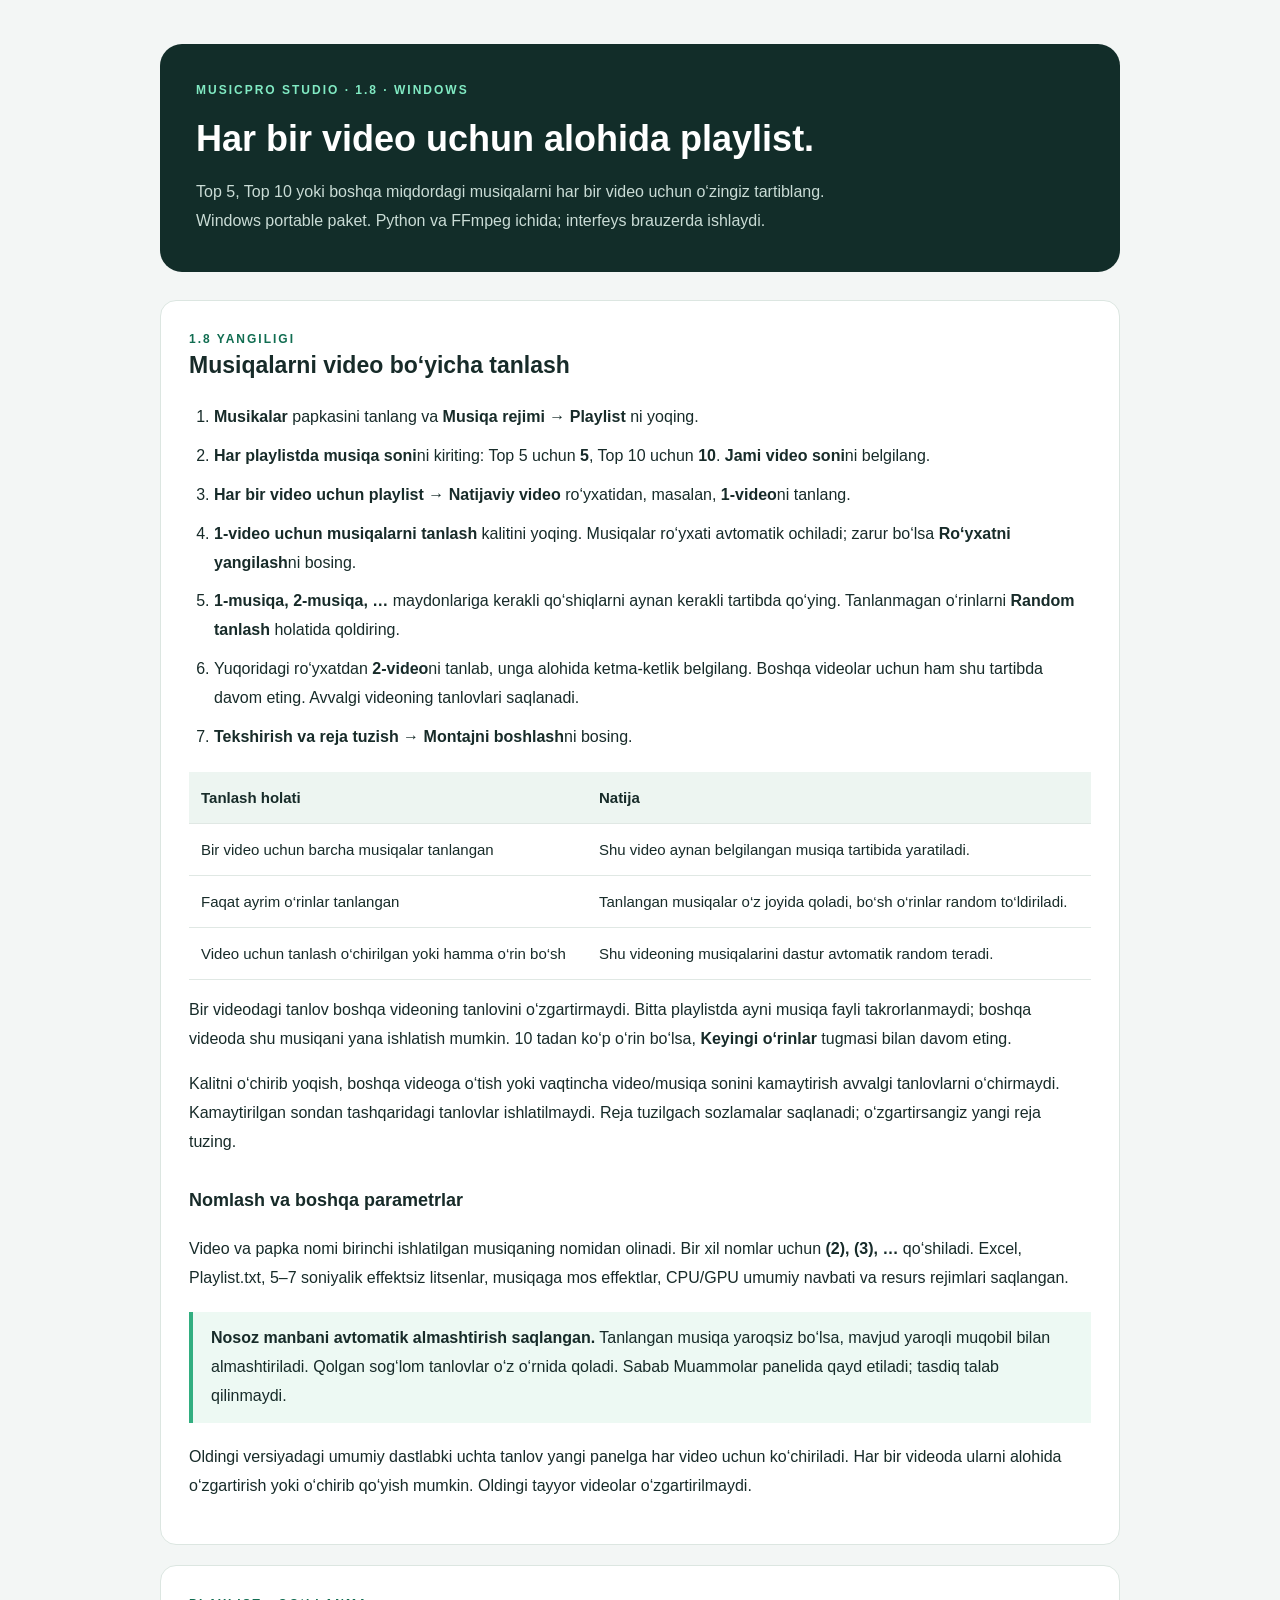
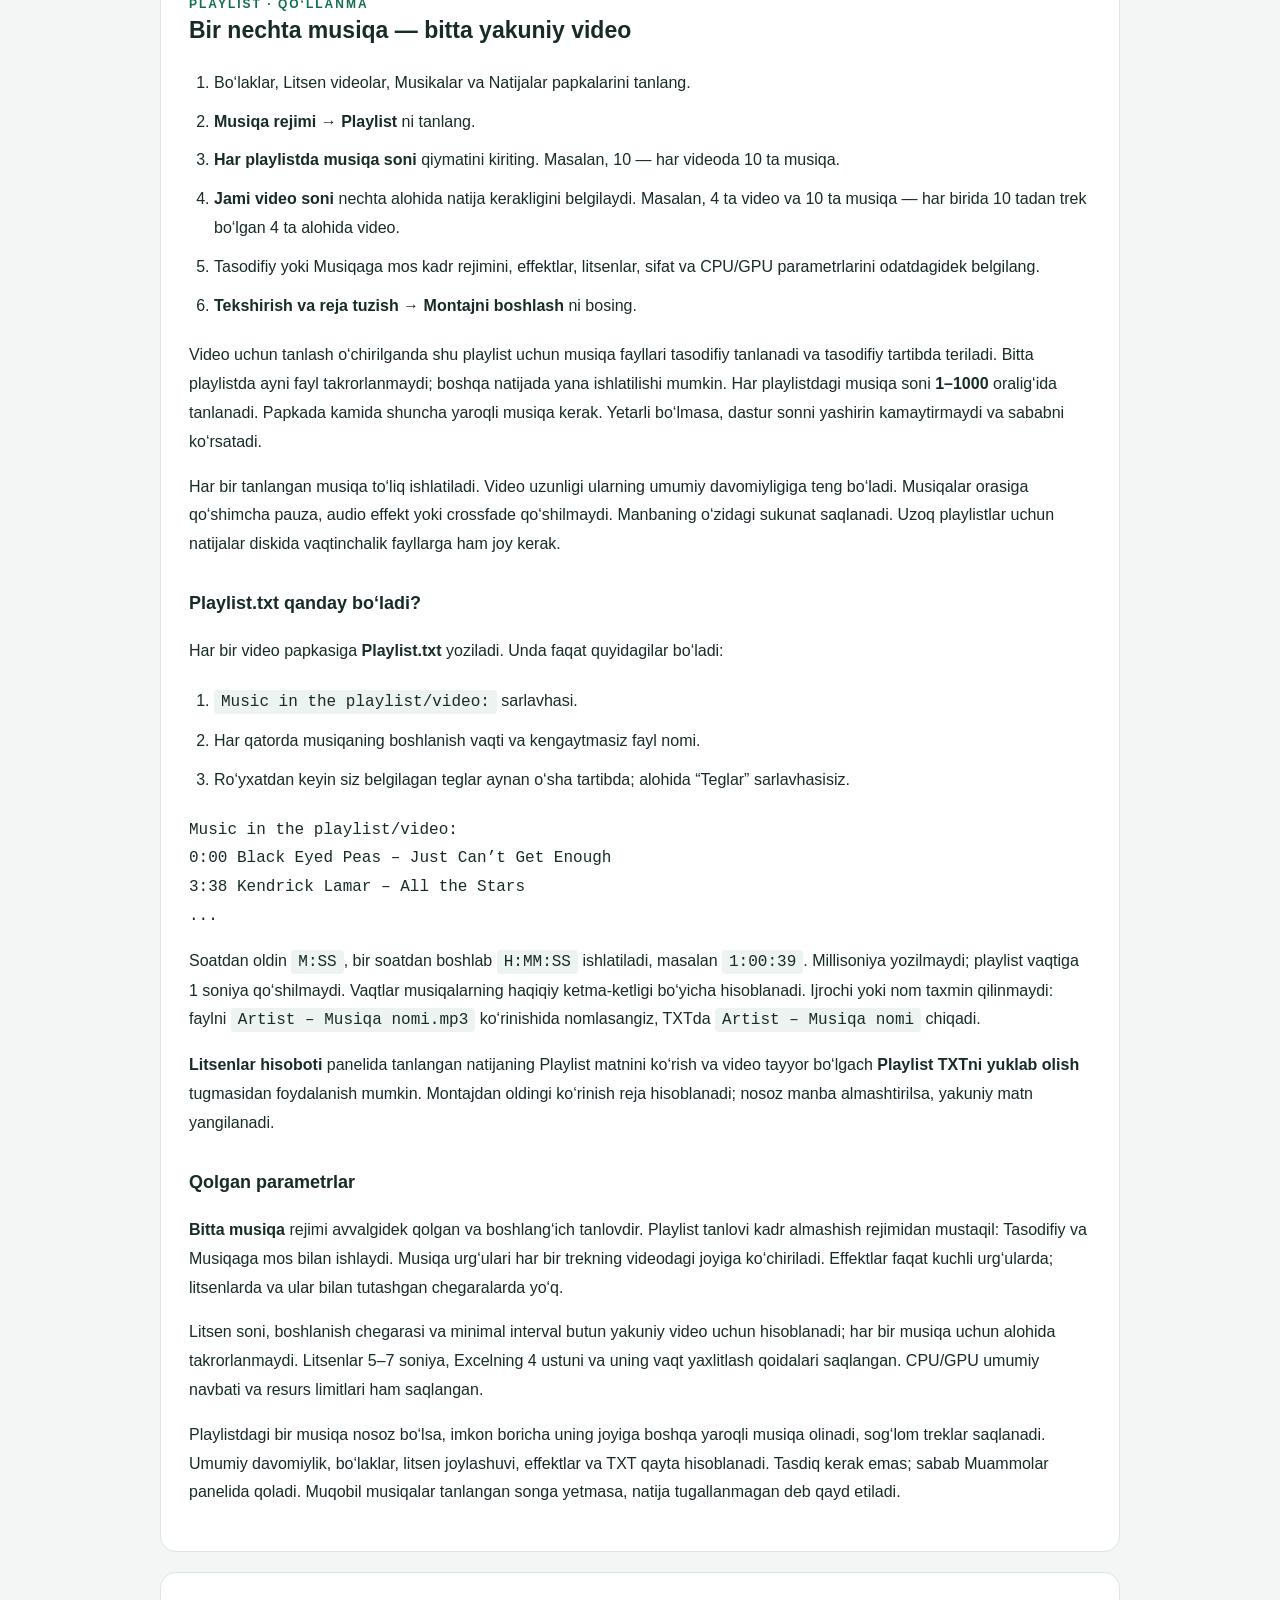
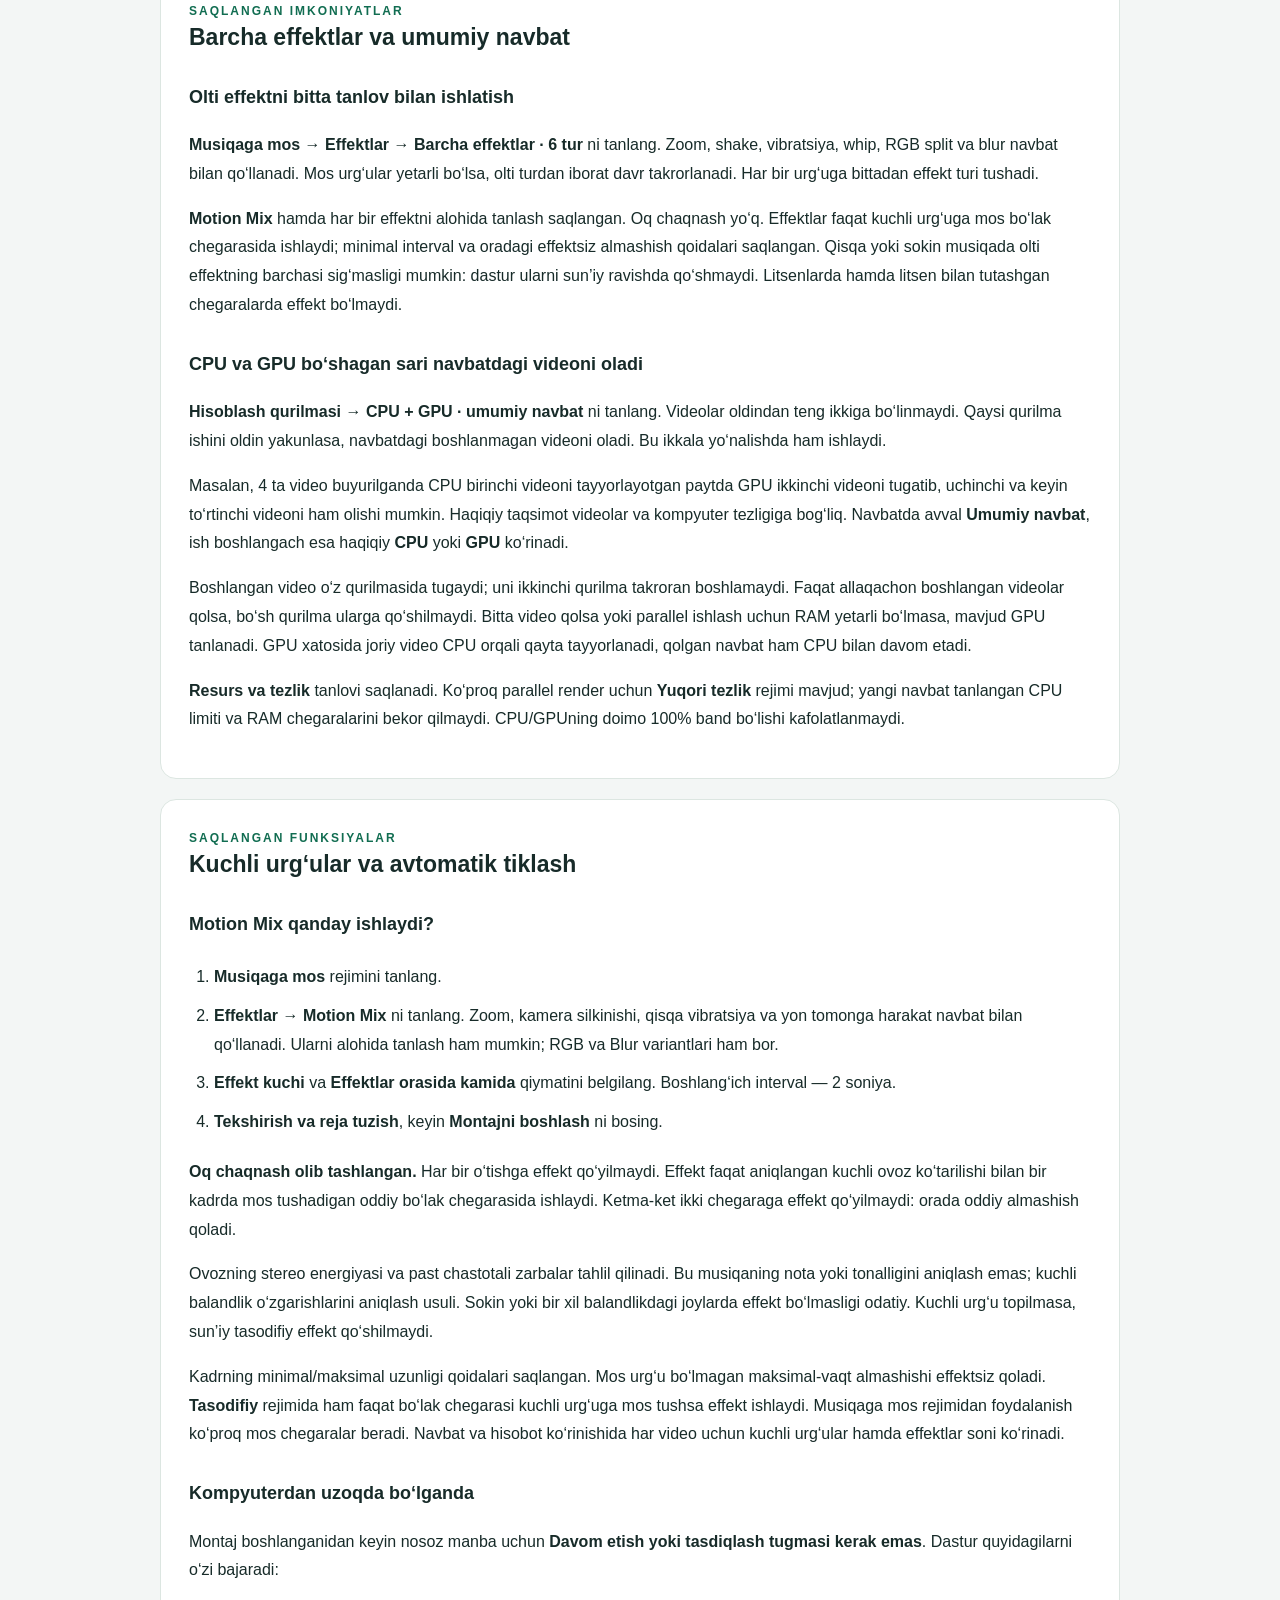
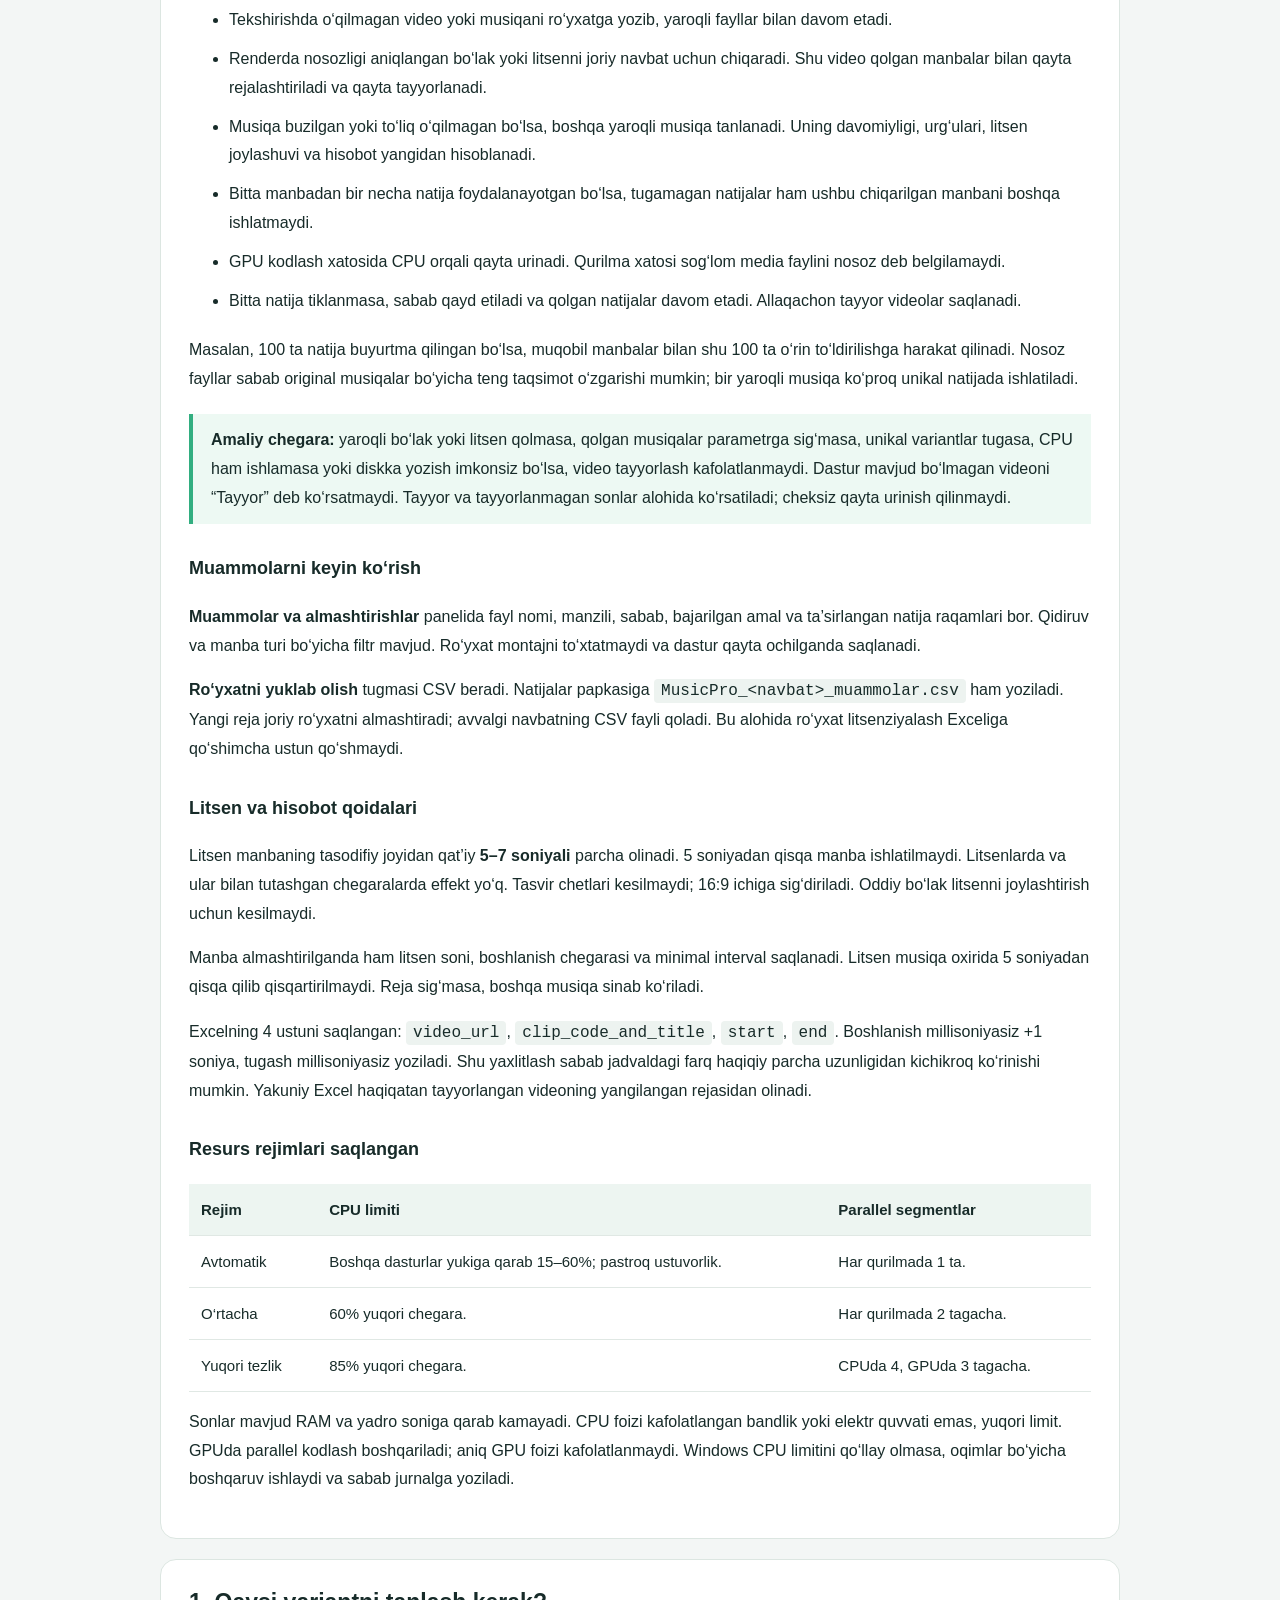
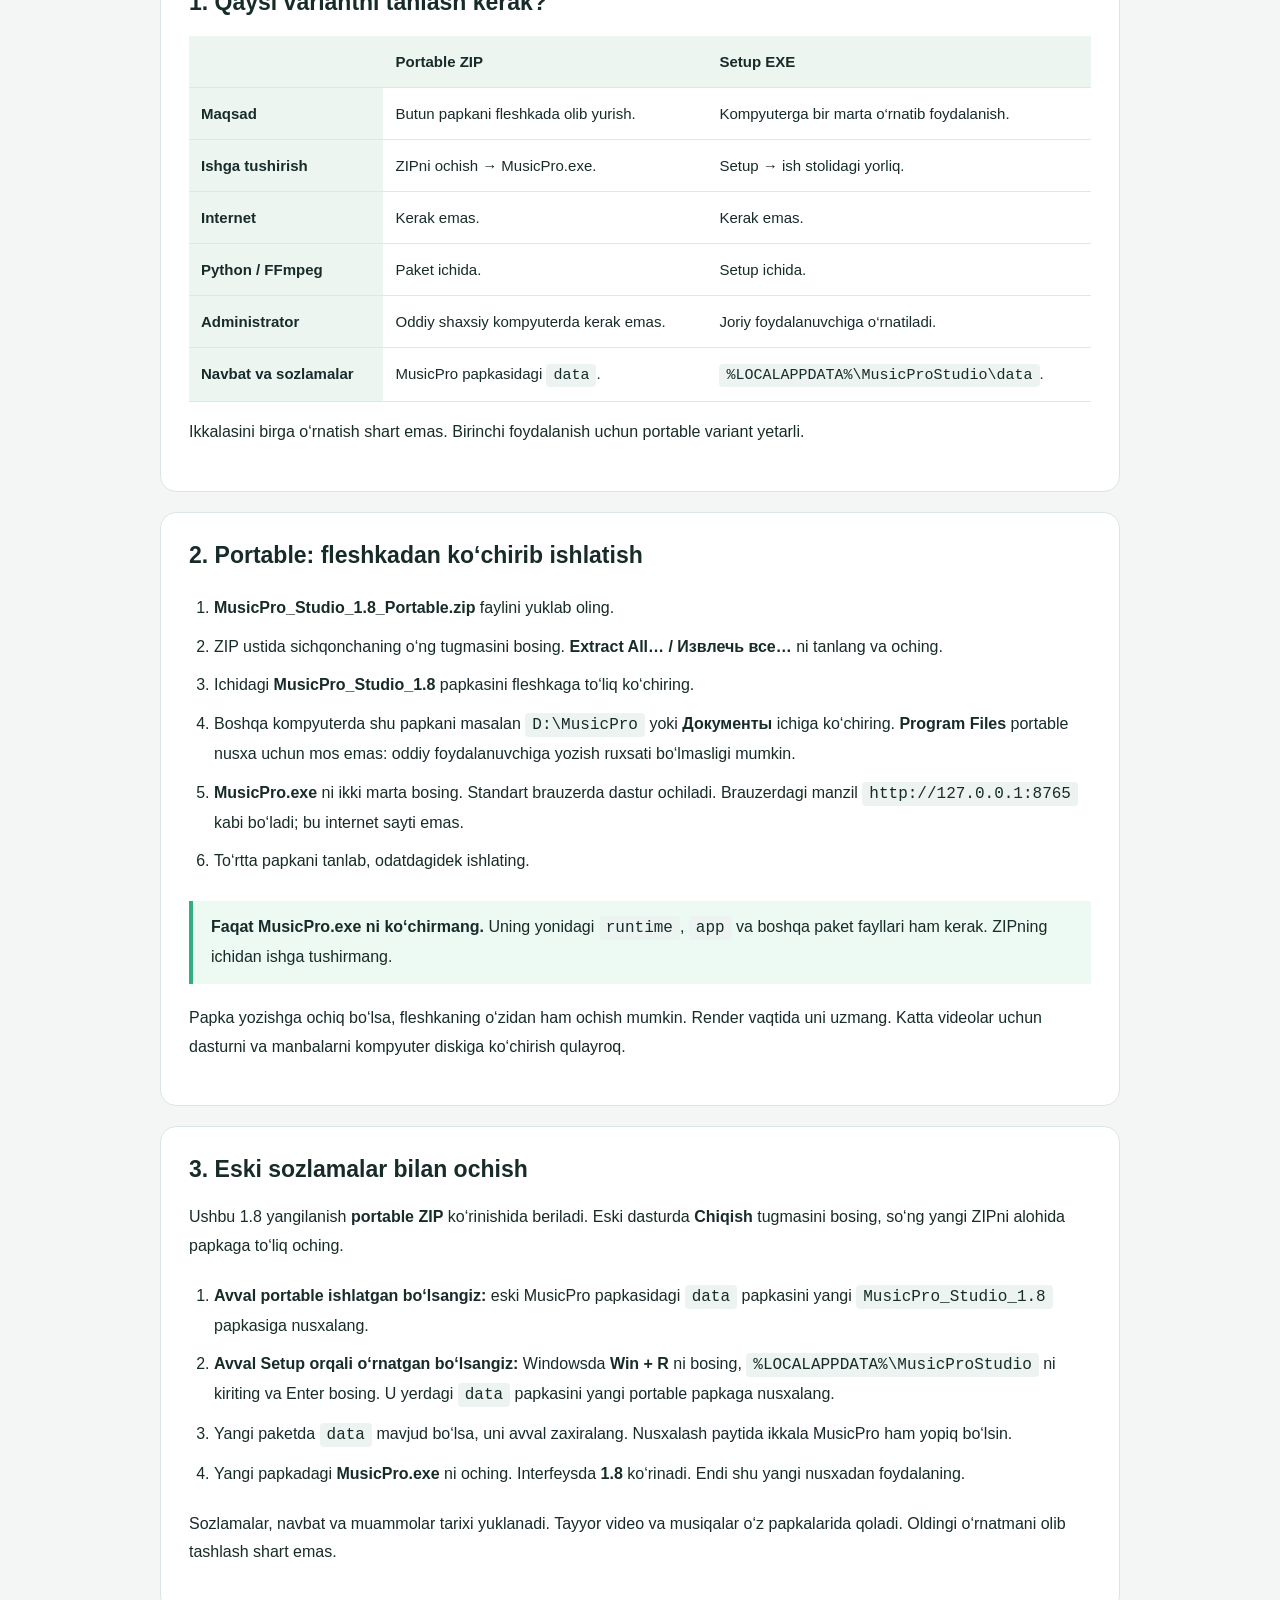
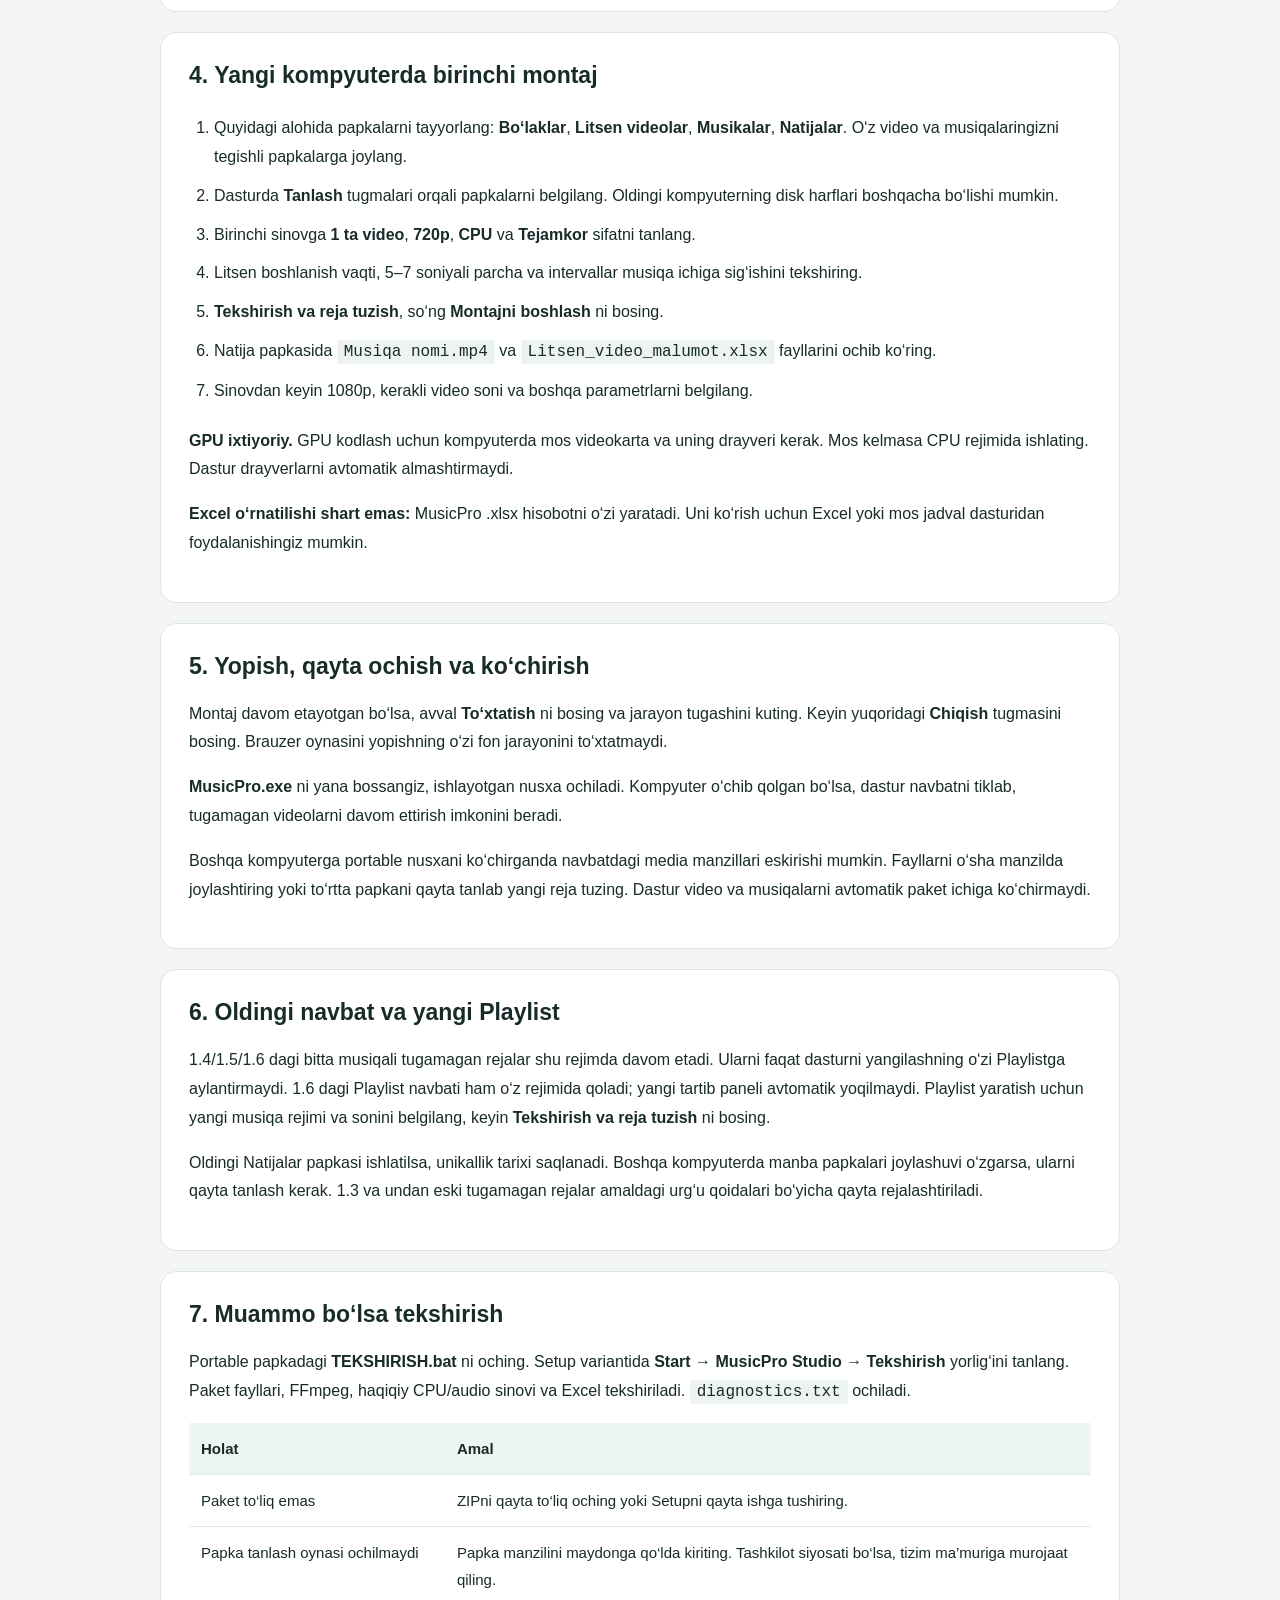
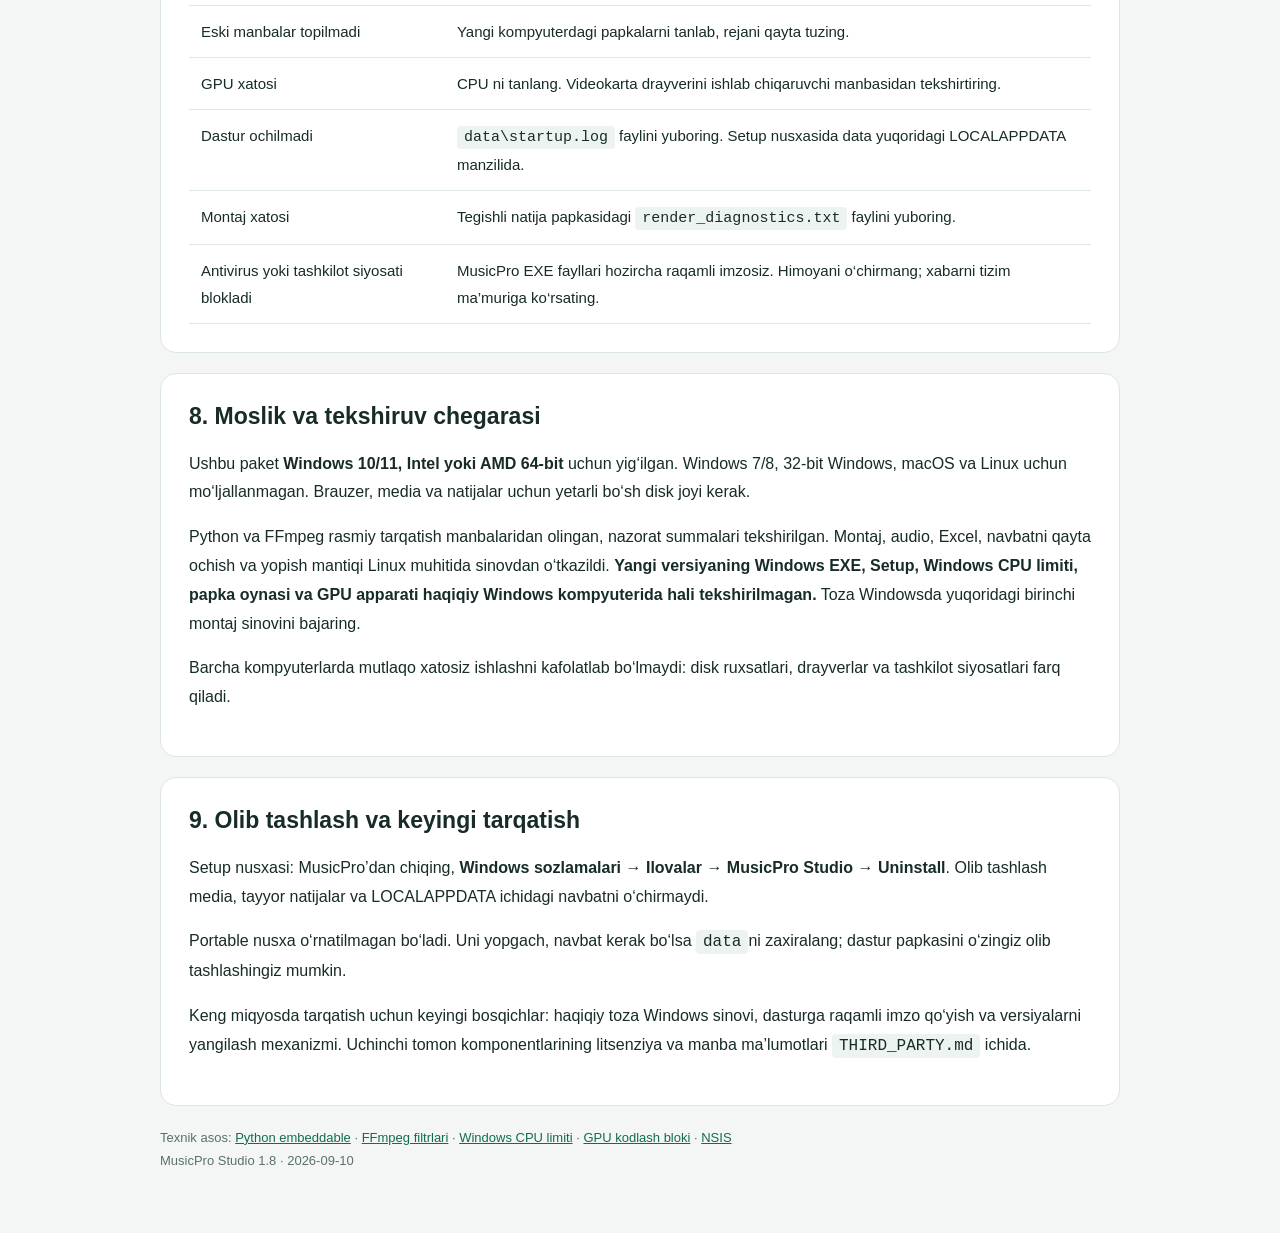
<file: BOSHLASH.html>
<!doctype html><html lang="uz"><meta charset="utf-8"><meta name="viewport" content="width=device-width,initial-scale=1"><title>MusicPro 1.8 — Har video uchun playlist</title>
<style>body{margin:0;background:#f3f6f5;color:#172b29;font:16px/1.8 Segoe UI,Arial,sans-serif}main{max-width:960px;margin:auto;padding:44px 24px 80px}header{background:#122d29;color:white;border-radius:22px;padding:36px;margin-bottom:28px}.tag{color:#81eac3;letter-spacing:2px;font-size:12px;font-weight:700}h1{font-size:36px;line-height:1.3;margin:14px 0}header p{color:#cadcd6;margin-bottom:0}h2{font-size:23px;line-height:1.3;margin:0 0 18px}h3{font-size:18px;margin-top:28px}.card{background:white;padding:28px;border:1px solid #dce6e1;border-radius:16px;margin:20px 0}li{padding:5px 0}code{background:#edf3f0;padding:3px 7px;border-radius:4px;overflow-wrap:anywhere}table{width:100%;border-collapse:collapse;font-size:15px}th,td{border-bottom:1px solid #e0e8e4;text-align:left;padding:12px;vertical-align:top}th{background:#edf5f1}.note{border-left:4px solid #32ae80;padding:12px 18px;background:#edf9f3;margin:20px 0}.muted{color:#577068}a{color:#116d51}ol{padding-left:25px}footer{font-size:13px;color:#5a7169}@media(max-width:600px){main{padding:20px 12px}.card,header{padding:22px}h1{font-size:28px}table{font-size:13px}th,td{padding:7px}}@media print{body{background:white}main{padding:0}header{background:white;color:#122d29;border:1px solid}header p,.tag{color:#335b4d}.card{break-inside:avoid}a{color:inherit}}</style>
<main><header><div class="tag">MUSICPRO STUDIO · 1.8 · WINDOWS</div><h1>Har bir video uchun alohida playlist.</h1><p>Top 5, Top 10 yoki boshqa miqdordagi musiqalarni har bir video uchun o‘zingiz tartiblang.<br>Windows portable paket. Python va FFmpeg ichida; interfeys brauzerda ishlaydi.</p></header>
<section class="card"><div class="tag" style="color:#116d51">1.8 YANGILIGI</div><h2>Musiqalarni video bo‘yicha tanlash</h2><ol><li><b>Musikalar</b> papkasini tanlang va <b>Musiqa rejimi → Playlist</b> ni yoqing.</li><li><b>Har playlistda musiqa soni</b>ni kiriting: Top 5 uchun <b>5</b>, Top 10 uchun <b>10</b>. <b>Jami video soni</b>ni belgilang.</li><li><b>Har bir video uchun playlist → Natijaviy video</b> ro‘yxatidan, masalan, <b>1-video</b>ni tanlang.</li><li><b>1-video uchun musiqalarni tanlash</b> kalitini yoqing. Musiqalar ro‘yxati avtomatik ochiladi; zarur bo‘lsa <b>Ro‘yxatni yangilash</b>ni bosing.</li><li><b>1-musiqa, 2-musiqa, …</b> maydonlariga kerakli qo‘shiqlarni aynan kerakli tartibda qo‘ying. Tanlanmagan o‘rinlarni <b>Random tanlash</b> holatida qoldiring.</li><li>Yuqoridagi ro‘yxatdan <b>2-video</b>ni tanlab, unga alohida ketma-ketlik belgilang. Boshqa videolar uchun ham shu tartibda davom eting. Avvalgi videoning tanlovlari saqlanadi.</li><li><b>Tekshirish va reja tuzish → Montajni boshlash</b>ni bosing.</li></ol><table><thead><tr><th>Tanlash holati</th><th>Natija</th></tr></thead><tbody><tr><td>Bir video uchun barcha musiqalar tanlangan</td><td>Shu video aynan belgilangan musiqa tartibida yaratiladi.</td></tr><tr><td>Faqat ayrim o‘rinlar tanlangan</td><td>Tanlangan musiqalar o‘z joyida qoladi, bo‘sh o‘rinlar random to‘ldiriladi.</td></tr><tr><td>Video uchun tanlash o‘chirilgan yoki hamma o‘rin bo‘sh</td><td>Shu videoning musiqalarini dastur avtomatik random teradi.</td></tr></tbody></table><p>Bir videodagi tanlov boshqa videoning tanlovini o‘zgartirmaydi. Bitta playlistda ayni musiqa fayli takrorlanmaydi; boshqa videoda shu musiqani yana ishlatish mumkin. 10 tadan ko‘p o‘rin bo‘lsa, <b>Keyingi o‘rinlar</b> tugmasi bilan davom eting.</p><p>Kalitni o‘chirib yoqish, boshqa videoga o‘tish yoki vaqtincha video/musiqa sonini kamaytirish avvalgi tanlovlarni o‘chirmaydi. Kamaytirilgan sondan tashqaridagi tanlovlar ishlatilmaydi. Reja tuzilgach sozlamalar saqlanadi; o‘zgartirsangiz yangi reja tuzing.</p><h3>Nomlash va boshqa parametrlar</h3><p>Video va papka nomi birinchi ishlatilgan musiqaning nomidan olinadi. Bir xil nomlar uchun <b>(2), (3), …</b> qo‘shiladi. Excel, Playlist.txt, 5–7 soniyalik effektsiz litsenlar, musiqaga mos effektlar, CPU/GPU umumiy navbati va resurs rejimlari saqlangan.</p><div class="note"><b>Nosoz manbani avtomatik almashtirish saqlangan.</b> Tanlangan musiqa yaroqsiz bo‘lsa, mavjud yaroqli muqobil bilan almashtiriladi. Qolgan sog‘lom tanlovlar o‘z o‘rnida qoladi. Sabab Muammolar panelida qayd etiladi; tasdiq talab qilinmaydi.</div><p>Oldingi versiyadagi umumiy dastlabki uchta tanlov yangi panelga har video uchun ko‘chiriladi. Har bir videoda ularni alohida o‘zgartirish yoki o‘chirib qo‘yish mumkin. Oldingi tayyor videolar o‘zgartirilmaydi.</p></section>

<section class="card"><div class="tag" style="color:#116d51">PLAYLIST · QO‘LLANMA</div><h2>Bir nechta musiqa — bitta yakuniy video</h2><ol><li>Bo‘laklar, Litsen videolar, Musikalar va Natijalar papkalarini tanlang.</li><li><b>Musiqa rejimi → Playlist</b> ni tanlang.</li><li><b>Har playlistda musiqa soni</b> qiymatini kiriting. Masalan, 10 — har videoda 10 ta musiqa.</li><li><b>Jami video soni</b> nechta alohida natija kerakligini belgilaydi. Masalan, 4 ta video va 10 ta musiqa — har birida 10 tadan trek bo‘lgan 4 ta alohida video.</li><li>Tasodifiy yoki Musiqaga mos kadr rejimini, effektlar, litsenlar, sifat va CPU/GPU parametrlarini odatdagidek belgilang.</li><li><b>Tekshirish va reja tuzish → Montajni boshlash</b> ni bosing.</li></ol><p>Video uchun tanlash o‘chirilganda shu playlist uchun musiqa fayllari tasodifiy tanlanadi va tasodifiy tartibda teriladi. Bitta playlistda ayni fayl takrorlanmaydi; boshqa natijada yana ishlatilishi mumkin. Har playlistdagi musiqa soni <b>1–1000</b> oralig‘ida tanlanadi. Papkada kamida shuncha yaroqli musiqa kerak. Yetarli bo‘lmasa, dastur sonni yashirin kamaytirmaydi va sababni ko‘rsatadi.</p><p>Har bir tanlangan musiqa to‘liq ishlatiladi. Video uzunligi ularning umumiy davomiyligiga teng bo‘ladi. Musiqalar orasiga qo‘shimcha pauza, audio effekt yoki crossfade qo‘shilmaydi. Manbaning o‘zidagi sukunat saqlanadi. Uzoq playlistlar uchun natijalar diskida vaqtinchalik fayllarga ham joy kerak.</p><h3>Playlist.txt qanday bo‘ladi?</h3><p>Har bir video papkasiga <b>Playlist.txt</b> yoziladi. Unda faqat quyidagilar bo‘ladi:</p><ol><li><code>Music in the playlist/video:</code> sarlavhasi.</li><li>Har qatorda musiqaning boshlanish vaqti va kengaytmasiz fayl nomi.</li><li>Ro‘yxatdan keyin siz belgilagan teglar aynan o‘sha tartibda; alohida “Teglar” sarlavhasisiz.</li></ol><pre style="white-space:pre-wrap;line-height:1.8">Music in the playlist/video:
0:00 Black Eyed Peas – Just Can’t Get Enough
3:38 Kendrick Lamar – All the Stars
...</pre><p>Soatdan oldin <code>M:SS</code>, bir soatdan boshlab <code>H:MM:SS</code> ishlatiladi, masalan <code>1:00:39</code>. Millisoniya yozilmaydi; playlist vaqtiga 1 soniya qo‘shilmaydi. Vaqtlar musiqalarning haqiqiy ketma-ketligi bo‘yicha hisoblanadi. Ijrochi yoki nom taxmin qilinmaydi: faylni <code>Artist – Musiqa nomi.mp3</code> ko‘rinishida nomlasangiz, TXTda <code>Artist – Musiqa nomi</code> chiqadi.</p><p><b>Litsenlar hisoboti</b> panelida tanlangan natijaning Playlist matnini ko‘rish va video tayyor bo‘lgach <b>Playlist TXTni yuklab olish</b> tugmasidan foydalanish mumkin. Montajdan oldingi ko‘rinish reja hisoblanadi; nosoz manba almashtirilsa, yakuniy matn yangilanadi.</p><h3>Qolgan parametrlar</h3><p><b>Bitta musiqa</b> rejimi avvalgidek qolgan va boshlang‘ich tanlovdir. Playlist tanlovi kadr almashish rejimidan mustaqil: Tasodifiy va Musiqaga mos bilan ishlaydi. Musiqa urg‘ulari har bir trekning videodagi joyiga ko‘chiriladi. Effektlar faqat kuchli urg‘ularda; litsenlarda va ular bilan tutashgan chegaralarda yo‘q.</p><p>Litsen soni, boshlanish chegarasi va minimal interval butun yakuniy video uchun hisoblanadi; har bir musiqa uchun alohida takrorlanmaydi. Litsenlar 5–7 soniya, Excelning 4 ustuni va uning vaqt yaxlitlash qoidalari saqlangan. CPU/GPU umumiy navbati va resurs limitlari ham saqlangan.</p><p>Playlistdagi bir musiqa nosoz bo‘lsa, imkon boricha uning joyiga boshqa yaroqli musiqa olinadi, sog‘lom treklar saqlanadi. Umumiy davomiylik, bo‘laklar, litsen joylashuvi, effektlar va TXT qayta hisoblanadi. Tasdiq kerak emas; sabab Muammolar panelida qoladi. Muqobil musiqalar tanlangan songa yetmasa, natija tugallanmagan deb qayd etiladi.</p></section>

<section class="card"><div class="tag" style="color:#116d51">SAQLANGAN IMKONIYATLAR</div><h2>Barcha effektlar va umumiy navbat</h2><h3>Olti effektni bitta tanlov bilan ishlatish</h3><p><b>Musiqaga mos → Effektlar → Barcha effektlar · 6 tur</b> ni tanlang. Zoom, shake, vibratsiya, whip, RGB split va blur navbat bilan qo‘llanadi. Mos urg‘ular yetarli bo‘lsa, olti turdan iborat davr takrorlanadi. Har bir urg‘uga bittadan effekt turi tushadi.</p><p><b>Motion Mix</b> hamda har bir effektni alohida tanlash saqlangan. Oq chaqnash yo‘q. Effektlar faqat kuchli urg‘uga mos bo‘lak chegarasida ishlaydi; minimal interval va oradagi effektsiz almashish qoidalari saqlangan. Qisqa yoki sokin musiqada olti effektning barchasi sig‘masligi mumkin: dastur ularni sun’iy ravishda qo‘shmaydi. Litsenlarda hamda litsen bilan tutashgan chegaralarda effekt bo‘lmaydi.</p><h3>CPU va GPU bo‘shagan sari navbatdagi videoni oladi</h3><p><b>Hisoblash qurilmasi → CPU + GPU · umumiy navbat</b> ni tanlang. Videolar oldindan teng ikkiga bo‘linmaydi. Qaysi qurilma ishini oldin yakunlasa, navbatdagi boshlanmagan videoni oladi. Bu ikkala yo‘nalishda ham ishlaydi.</p><p>Masalan, 4 ta video buyurilganda CPU birinchi videoni tayyorlayotgan paytda GPU ikkinchi videoni tugatib, uchinchi va keyin to‘rtinchi videoni ham olishi mumkin. Haqiqiy taqsimot videolar va kompyuter tezligiga bog‘liq. Navbatda avval <b>Umumiy navbat</b>, ish boshlangach esa haqiqiy <b>CPU</b> yoki <b>GPU</b> ko‘rinadi.</p><p>Boshlangan video o‘z qurilmasida tugaydi; uni ikkinchi qurilma takroran boshlamaydi. Faqat allaqachon boshlangan videolar qolsa, bo‘sh qurilma ularga qo‘shilmaydi. Bitta video qolsa yoki parallel ishlash uchun RAM yetarli bo‘lmasa, mavjud GPU tanlanadi. GPU xatosida joriy video CPU orqali qayta tayyorlanadi, qolgan navbat ham CPU bilan davom etadi.</p><p><b>Resurs va tezlik</b> tanlovi saqlanadi. Ko‘proq parallel render uchun <b>Yuqori tezlik</b> rejimi mavjud; yangi navbat tanlangan CPU limiti va RAM chegaralarini bekor qilmaydi. CPU/GPUning doimo 100% band bo‘lishi kafolatlanmaydi.</p></section>
<section class="card"><div class="tag" style="color:#116d51">SAQLANGAN FUNKSIYALAR</div><h2>Kuchli urg‘ular va avtomatik tiklash</h2><h3>Motion Mix qanday ishlaydi?</h3><ol><li><b>Musiqaga mos</b> rejimini tanlang.</li><li><b>Effektlar → Motion Mix</b> ni tanlang. Zoom, kamera silkinishi, qisqa vibratsiya va yon tomonga harakat navbat bilan qo‘llanadi. Ularni alohida tanlash ham mumkin; RGB va Blur variantlari ham bor.</li><li><b>Effekt kuchi</b> va <b>Effektlar orasida kamida</b> qiymatini belgilang. Boshlang‘ich interval — 2 soniya.</li><li><b>Tekshirish va reja tuzish</b>, keyin <b>Montajni boshlash</b> ni bosing.</li></ol><p><b>Oq chaqnash olib tashlangan.</b> Har bir o‘tishga effekt qo‘yilmaydi. Effekt faqat aniqlangan kuchli ovoz ko‘tarilishi bilan bir kadrda mos tushadigan oddiy bo‘lak chegarasida ishlaydi. Ketma-ket ikki chegaraga effekt qo‘yilmaydi: orada oddiy almashish qoladi.</p><p>Ovozning stereo energiyasi va past chastotali zarbalar tahlil qilinadi. Bu musiqaning nota yoki tonalligini aniqlash emas; kuchli balandlik o‘zgarishlarini aniqlash usuli. Sokin yoki bir xil balandlikdagi joylarda effekt bo‘lmasligi odatiy. Kuchli urg‘u topilmasa, sun’iy tasodifiy effekt qo‘shilmaydi.</p><p>Kadrning minimal/maksimal uzunligi qoidalari saqlangan. Mos urg‘u bo‘lmagan maksimal-vaqt almashishi effektsiz qoladi. <b>Tasodifiy</b> rejimida ham faqat bo‘lak chegarasi kuchli urg‘uga mos tushsa effekt ishlaydi. Musiqaga mos rejimidan foydalanish ko‘proq mos chegaralar beradi. Navbat va hisobot ko‘rinishida har video uchun kuchli urg‘ular hamda effektlar soni ko‘rinadi.</p><h3>Kompyuterdan uzoqda bo‘lganda</h3><p>Montaj boshlanganidan keyin nosoz manba uchun <b>Davom etish yoki tasdiqlash tugmasi kerak emas</b>. Dastur quyidagilarni o‘zi bajaradi:</p><ul><li>Tekshirishda o‘qilmagan video yoki musiqani ro‘yxatga yozib, yaroqli fayllar bilan davom etadi.</li><li>Renderda nosozligi aniqlangan bo‘lak yoki litsenni joriy navbat uchun chiqaradi. Shu video qolgan manbalar bilan qayta rejalashtiriladi va qayta tayyorlanadi.</li><li>Musiqa buzilgan yoki to‘liq o‘qilmagan bo‘lsa, boshqa yaroqli musiqa tanlanadi. Uning davomiyligi, urg‘ulari, litsen joylashuvi va hisobot yangidan hisoblanadi.</li><li>Bitta manbadan bir necha natija foydalanayotgan bo‘lsa, tugamagan natijalar ham ushbu chiqarilgan manbani boshqa ishlatmaydi.</li><li>GPU kodlash xatosida CPU orqali qayta urinadi. Qurilma xatosi sog‘lom media faylini nosoz deb belgilamaydi.</li><li>Bitta natija tiklanmasa, sabab qayd etiladi va qolgan natijalar davom etadi. Allaqachon tayyor videolar saqlanadi.</li></ul><p>Masalan, 100 ta natija buyurtma qilingan bo‘lsa, muqobil manbalar bilan shu 100 ta o‘rin to‘ldirilishga harakat qilinadi. Nosoz fayllar sabab original musiqalar bo‘yicha teng taqsimot o‘zgarishi mumkin; bir yaroqli musiqa ko‘proq unikal natijada ishlatiladi.</p><div class="note"><b>Amaliy chegara:</b> yaroqli bo‘lak yoki litsen qolmasa, qolgan musiqalar parametrga sig‘masa, unikal variantlar tugasa, CPU ham ishlamasa yoki diskka yozish imkonsiz bo‘lsa, video tayyorlash kafolatlanmaydi. Dastur mavjud bo‘lmagan videoni “Tayyor” deb ko‘rsatmaydi. Tayyor va tayyorlanmagan sonlar alohida ko‘rsatiladi; cheksiz qayta urinish qilinmaydi.</div><h3>Muammolarni keyin ko‘rish</h3><p><b>Muammolar va almashtirishlar</b> panelida fayl nomi, manzili, sabab, bajarilgan amal va ta’sirlangan natija raqamlari bor. Qidiruv va manba turi bo‘yicha filtr mavjud. Ro‘yxat montajni to‘xtatmaydi va dastur qayta ochilganda saqlanadi.</p><p><b>Ro‘yxatni yuklab olish</b> tugmasi CSV beradi. Natijalar papkasiga <code>MusicPro_&lt;navbat&gt;_muammolar.csv</code> ham yoziladi. Yangi reja joriy ro‘yxatni almashtiradi; avvalgi navbatning CSV fayli qoladi. Bu alohida ro‘yxat litsenziyalash Exceliga qo‘shimcha ustun qo‘shmaydi.</p><h3>Litsen va hisobot qoidalari</h3><p>Litsen manbaning tasodifiy joyidan qat’iy <b>5–7 soniyali</b> parcha olinadi. 5 soniyadan qisqa manba ishlatilmaydi. Litsenlarda va ular bilan tutashgan chegaralarda effekt yo‘q. Tasvir chetlari kesilmaydi; 16:9 ichiga sig‘diriladi. Oddiy bo‘lak litsenni joylashtirish uchun kesilmaydi.</p><p>Manba almashtirilganda ham litsen soni, boshlanish chegarasi va minimal interval saqlanadi. Litsen musiqa oxirida 5 soniyadan qisqa qilib qisqartirilmaydi. Reja sig‘masa, boshqa musiqa sinab ko‘riladi.</p><p>Excelning 4 ustuni saqlangan: <code>video_url</code>, <code>clip_code_and_title</code>, <code>start</code>, <code>end</code>. Boshlanish millisoniyasiz +1 soniya, tugash millisoniyasiz yoziladi. Shu yaxlitlash sabab jadvaldagi farq haqiqiy parcha uzunligidan kichikroq ko‘rinishi mumkin. Yakuniy Excel haqiqatan tayyorlangan videoning yangilangan rejasidan olinadi.</p><h3>Resurs rejimlari saqlangan</h3><table><tr><th>Rejim</th><th>CPU limiti</th><th>Parallel segmentlar</th></tr><tr><td>Avtomatik</td><td>Boshqa dasturlar yukiga qarab 15–60%; pastroq ustuvorlik.</td><td>Har qurilmada 1 ta.</td></tr><tr><td>O‘rtacha</td><td>60% yuqori chegara.</td><td>Har qurilmada 2 tagacha.</td></tr><tr><td>Yuqori tezlik</td><td>85% yuqori chegara.</td><td>CPUda 4, GPUda 3 tagacha.</td></tr></table><p>Sonlar mavjud RAM va yadro soniga qarab kamayadi. CPU foizi kafolatlangan bandlik yoki elektr quvvati emas, yuqori limit. GPUda parallel kodlash boshqariladi; aniq GPU foizi kafolatlanmaydi. Windows CPU limitini qo‘llay olmasa, oqimlar bo‘yicha boshqaruv ishlaydi va sabab jurnalga yoziladi.</p></section>
<section class="card"><h2>1. Qaysi variantni tanlash kerak?</h2><table><tr><th></th><th>Portable ZIP</th><th>Setup EXE</th></tr><tr><th>Maqsad</th><td>Butun papkani fleshkada olib yurish.</td><td>Kompyuterga bir marta o‘rnatib foydalanish.</td></tr><tr><th>Ishga tushirish</th><td>ZIPni ochish → MusicPro.exe.</td><td>Setup → ish stolidagi yorliq.</td></tr><tr><th>Internet</th><td>Kerak emas.</td><td>Kerak emas.</td></tr><tr><th>Python / FFmpeg</th><td>Paket ichida.</td><td>Setup ichida.</td></tr><tr><th>Administrator</th><td>Oddiy shaxsiy kompyuterda kerak emas.</td><td>Joriy foydalanuvchiga o‘rnatiladi.</td></tr><tr><th>Navbat va sozlamalar</th><td>MusicPro papkasidagi <code>data</code>.</td><td><code>%LOCALAPPDATA%\MusicProStudio\data</code>.</td></tr></table><p>Ikkalasini birga o‘rnatish shart emas. Birinchi foydalanish uchun portable variant yetarli.</p></section>
<section class="card"><h2>2. Portable: fleshkadan ko‘chirib ishlatish</h2><ol><li><b>MusicPro_Studio_1.8_Portable.zip</b> faylini yuklab oling.</li><li>ZIP ustida sichqonchaning o‘ng tugmasini bosing. <b>Extract All… / Извлечь все…</b> ni tanlang va oching.</li><li>Ichidagi <b>MusicPro_Studio_1.8</b> papkasini fleshkaga to‘liq ko‘chiring.</li><li>Boshqa kompyuterda shu papkani masalan <code>D:\MusicPro</code> yoki <b>Документы</b> ichiga ko‘chiring. <b>Program Files</b> portable nusxa uchun mos emas: oddiy foydalanuvchiga yozish ruxsati bo‘lmasligi mumkin.</li><li><b>MusicPro.exe</b> ni ikki marta bosing. Standart brauzerda dastur ochiladi. Brauzerdagi manzil <code>http://127.0.0.1:8765</code> kabi bo‘ladi; bu internet sayti emas.</li><li>To‘rtta papkani tanlab, odatdagidek ishlating.</li></ol><div class="note"><b>Faqat MusicPro.exe ni ko‘chirmang.</b> Uning yonidagi <code>runtime</code>, <code>app</code> va boshqa paket fayllari ham kerak. ZIPning ichidan ishga tushirmang.</div><p>Papka yozishga ochiq bo‘lsa, fleshkaning o‘zidan ham ochish mumkin. Render vaqtida uni uzmang. Katta videolar uchun dasturni va manbalarni kompyuter diskiga ko‘chirish qulayroq.</p></section>
<section class="card"><h2>3. Eski sozlamalar bilan ochish</h2><p>Ushbu 1.8 yangilanish <b>portable ZIP</b> ko‘rinishida beriladi. Eski dasturda <b>Chiqish</b> tugmasini bosing, so‘ng yangi ZIPni alohida papkaga to‘liq oching.</p><ol><li><b>Avval portable ishlatgan bo‘lsangiz:</b> eski MusicPro papkasidagi <code>data</code> papkasini yangi <code>MusicPro_Studio_1.8</code> papkasiga nusxalang.</li><li><b>Avval Setup orqali o‘rnatgan bo‘lsangiz:</b> Windowsda <b>Win + R</b> ni bosing, <code>%LOCALAPPDATA%\MusicProStudio</code> ni kiriting va Enter bosing. U yerdagi <code>data</code> papkasini yangi portable papkaga nusxalang.</li><li>Yangi paketda <code>data</code> mavjud bo‘lsa, uni avval zaxiralang. Nusxalash paytida ikkala MusicPro ham yopiq bo‘lsin.</li><li>Yangi papkadagi <b>MusicPro.exe</b> ni oching. Interfeysda <b>1.8</b> ko‘rinadi. Endi shu yangi nusxadan foydalaning.</li></ol><p>Sozlamalar, navbat va muammolar tarixi yuklanadi. Tayyor video va musiqalar o‘z papkalarida qoladi. Oldingi o‘rnatmani olib tashlash shart emas.</p></section>
<section class="card"><h2>4. Yangi kompyuterda birinchi montaj</h2><ol><li>Quyidagi alohida papkalarni tayyorlang: <b>Bo‘laklar</b>, <b>Litsen videolar</b>, <b>Musikalar</b>, <b>Natijalar</b>. O‘z video va musiqalaringizni tegishli papkalarga joylang.</li><li>Dasturda <b>Tanlash</b> tugmalari orqali papkalarni belgilang. Oldingi kompyuterning disk harflari boshqacha bo‘lishi mumkin.</li><li>Birinchi sinovga <b>1 ta video</b>, <b>720p</b>, <b>CPU</b> va <b>Tejamkor</b> sifatni tanlang.</li><li>Litsen boshlanish vaqti, 5–7 soniyali parcha va intervallar musiqa ichiga sig‘ishini tekshiring.</li><li><b>Tekshirish va reja tuzish</b>, so‘ng <b>Montajni boshlash</b> ni bosing.</li><li>Natija papkasida <code>Musiqa nomi.mp4</code> va <code>Litsen_video_malumot.xlsx</code> fayllarini ochib ko‘ring.</li><li>Sinovdan keyin 1080p, kerakli video soni va boshqa parametrlarni belgilang.</li></ol><p><b>GPU ixtiyoriy.</b> GPU kodlash uchun kompyuterda mos videokarta va uning drayveri kerak. Mos kelmasa CPU rejimida ishlating. Dastur drayverlarni avtomatik almashtirmaydi.</p><p><b>Excel o‘rnatilishi shart emas:</b> MusicPro .xlsx hisobotni o‘zi yaratadi. Uni ko‘rish uchun Excel yoki mos jadval dasturidan foydalanishingiz mumkin.</p></section>
<section class="card"><h2>5. Yopish, qayta ochish va ko‘chirish</h2><p>Montaj davom etayotgan bo‘lsa, avval <b>To‘xtatish</b> ni bosing va jarayon tugashini kuting. Keyin yuqoridagi <b>Chiqish</b> tugmasini bosing. Brauzer oynasini yopishning o‘zi fon jarayonini to‘xtatmaydi.</p><p><b>MusicPro.exe</b> ni yana bossangiz, ishlayotgan nusxa ochiladi. Kompyuter o‘chib qolgan bo‘lsa, dastur navbatni tiklab, tugamagan videolarni davom ettirish imkonini beradi.</p><p>Boshqa kompyuterga portable nusxani ko‘chirganda navbatdagi media manzillari eskirishi mumkin. Fayllarni o‘sha manzilda joylashtiring yoki to‘rtta papkani qayta tanlab yangi reja tuzing. Dastur video va musiqalarni avtomatik paket ichiga ko‘chirmaydi.</p></section>
<section class="card"><h2>6. Oldingi navbat va yangi Playlist</h2><p>1.4/1.5/1.6 dagi bitta musiqali tugamagan rejalar shu rejimda davom etadi. Ularni faqat dasturni yangilashning o‘zi Playlistga aylantirmaydi. 1.6 dagi Playlist navbati ham o‘z rejimida qoladi; yangi tartib paneli avtomatik yoqilmaydi. Playlist yaratish uchun yangi musiqa rejimi va sonini belgilang, keyin <b>Tekshirish va reja tuzish</b> ni bosing.</p><p>Oldingi Natijalar papkasi ishlatilsa, unikallik tarixi saqlanadi. Boshqa kompyuterda manba papkalari joylashuvi o‘zgarsa, ularni qayta tanlash kerak. 1.3 va undan eski tugamagan rejalar amaldagi urg‘u qoidalari bo‘yicha qayta rejalashtiriladi.</p></section>
<section class="card"><h2>7. Muammo bo‘lsa tekshirish</h2><p>Portable papkadagi <b>TEKSHIRISH.bat</b> ni oching. Setup variantida <b>Start → MusicPro Studio → Tekshirish</b> yorlig‘ini tanlang. Paket fayllari, FFmpeg, haqiqiy CPU/audio sinovi va Excel tekshiriladi. <code>diagnostics.txt</code> ochiladi.</p><table><tr><th>Holat</th><th>Amal</th></tr><tr><td>Paket to‘liq emas</td><td>ZIPni qayta to‘liq oching yoki Setupni qayta ishga tushiring.</td></tr><tr><td>Papka tanlash oynasi ochilmaydi</td><td>Papka manzilini maydonga qo‘lda kiriting. Tashkilot siyosati bo‘lsa, tizim ma’muriga murojaat qiling.</td></tr><tr><td>Eski manbalar topilmadi</td><td>Yangi kompyuterdagi papkalarni tanlab, rejani qayta tuzing.</td></tr><tr><td>GPU xatosi</td><td>CPU ni tanlang. Videokarta drayverini ishlab chiqaruvchi manbasidan tekshirtiring.</td></tr><tr><td>Dastur ochilmadi</td><td><code>data\startup.log</code> faylini yuboring. Setup nusxasida data yuqoridagi LOCALAPPDATA manzilida.</td></tr><tr><td>Montaj xatosi</td><td>Tegishli natija papkasidagi <code>render_diagnostics.txt</code> faylini yuboring.</td></tr><tr><td>Antivirus yoki tashkilot siyosati blokladi</td><td>MusicPro EXE fayllari hozircha raqamli imzosiz. Himoyani o‘chirmang; xabarni tizim ma’muriga ko‘rsating.</td></tr></table></section>
<section class="card"><h2>8. Moslik va tekshiruv chegarasi</h2><p>Ushbu paket <b>Windows 10/11, Intel yoki AMD 64-bit</b> uchun yig‘ilgan. Windows 7/8, 32-bit Windows, macOS va Linux uchun mo‘ljallanmagan. Brauzer, media va natijalar uchun yetarli bo‘sh disk joyi kerak.</p><p>Python va FFmpeg rasmiy tarqatish manbalaridan olingan, nazorat summalari tekshirilgan. Montaj, audio, Excel, navbatni qayta ochish va yopish mantiqi Linux muhitida sinovdan o‘tkazildi. <b>Yangi versiyaning Windows EXE, Setup, Windows CPU limiti, papka oynasi va GPU apparati haqiqiy Windows kompyuterida hali tekshirilmagan.</b> Toza Windowsda yuqoridagi birinchi montaj sinovini bajaring.</p><p>Barcha kompyuterlarda mutlaqo xatosiz ishlashni kafolatlab bo‘lmaydi: disk ruxsatlari, drayverlar va tashkilot siyosatlari farq qiladi.</p></section>
<section class="card"><h2>9. Olib tashlash va keyingi tarqatish</h2><p>Setup nusxasi: MusicPro’dan chiqing, <b>Windows sozlamalari → Ilovalar → MusicPro Studio → Uninstall</b>. Olib tashlash media, tayyor natijalar va LOCALAPPDATA ichidagi navbatni o‘chirmaydi.</p><p>Portable nusxa o‘rnatilmagan bo‘ladi. Uni yopgach, navbat kerak bo‘lsa <code>data</code>ni zaxiralang; dastur papkasini o‘zingiz olib tashlashingiz mumkin.</p><p>Keng miqyosda tarqatish uchun keyingi bosqichlar: haqiqiy toza Windows sinovi, dasturga raqamli imzo qo‘yish va versiyalarni yangilash mexanizmi. Uchinchi tomon komponentlarining litsenziya va manba ma’lumotlari <code>THIRD_PARTY.md</code> ichida.</p></section>
<footer>Texnik asos: <a href="https://docs.python.org/3.13/using/windows.html#windows-embeddable">Python embeddable</a> · <a href="https://ffmpeg.org/ffmpeg-filters.html">FFmpeg filtrlari</a> · <a href="https://learn.microsoft.com/en-us/windows/win32/api/winnt/ns-winnt-jobobject_cpu_rate_control_information">Windows CPU limiti</a> · <a href="https://developer.nvidia.com/video-codec-sdk">GPU kodlash bloki</a> · <a href="https://nsis.sourceforge.io/">NSIS</a><br>MusicPro Studio 1.8 · 2026-09-10</footer></main></html>
</file>
